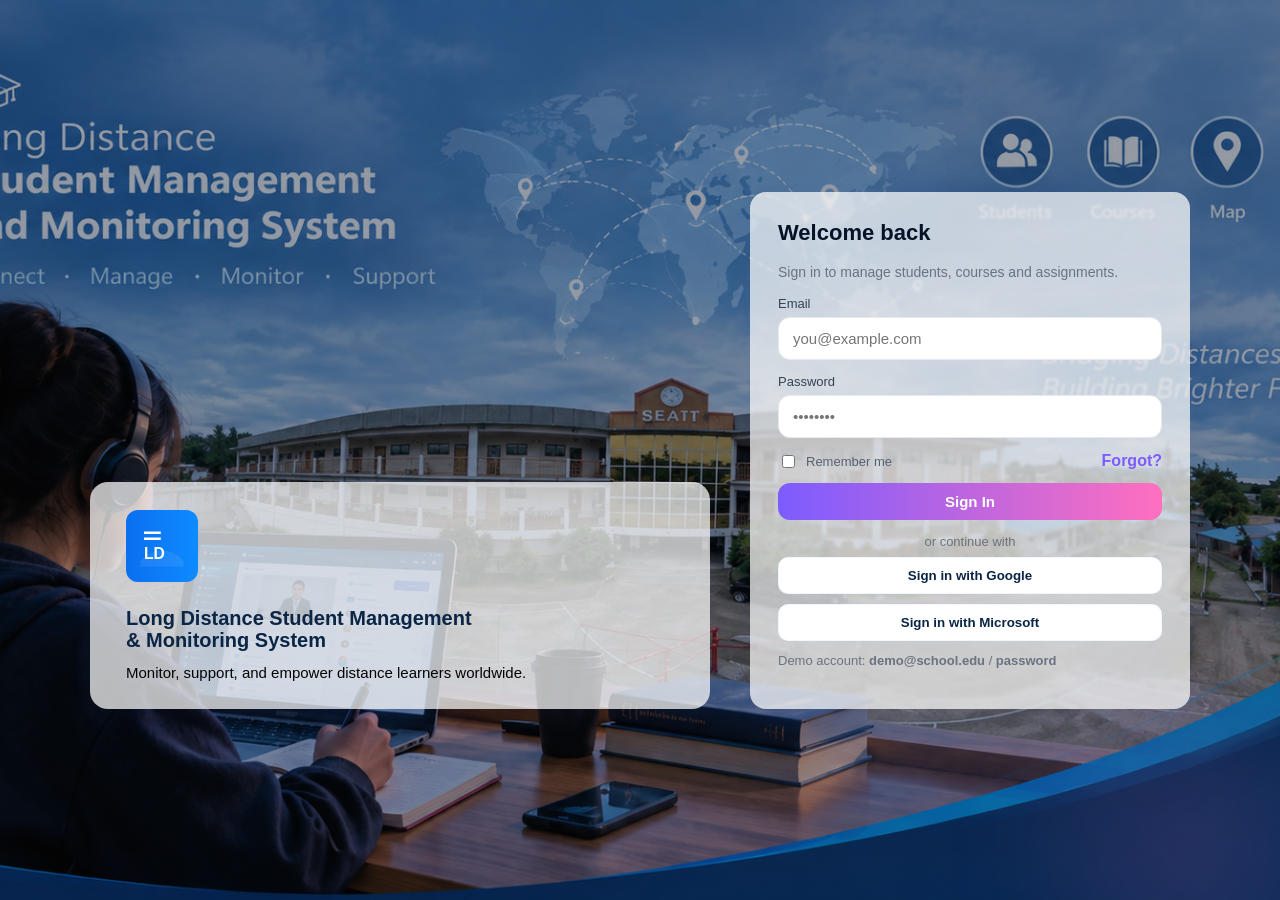
<file: index.html>
<!doctype html>
<html lang="en">    
  <head>
    <meta charset="utf-8" />
    <meta name="viewport" content="width=device-width,initial-scale=1" />
    <title>Sign In — Long Distance Student Management and Monitoring System</title>
    <link rel="stylesheet" href="styles.css">
  </head>
  <body class="login"  background="assets/hero-bg.jpg">
    <div class="container">
      <aside class="brand">
        <div class="brand-inner">
          <img src="assets/logo.svg" alt="LD Student System logo" class="logo">
          <div class="brand-copy">
            <h1 class="title">Long Distance Student Management<br>&amp; Monitoring System</h1>
            <p class="tagline">Monitor, support, and empower distance learners worldwide.</p>
          </div>
        </div>
      </aside>

      <main class="signin">
        <div class="card" aria-labelledby="signin-heading">
          <h2 id="signin-heading">Welcome back</h2>
          <p class="card-sub">Sign in to manage students, courses and assignments.</p>

          <form class="signin-form" action="dashboard.html" method="post">
            <label class="field">
              <span class="label-text">Email</span>
              <input type="email" name="email" placeholder="you@example.com" required>
            </label>

            <label class="field">
              <span class="label-text">Password</span>
              <input type="password" name="password" placeholder="••••••••" required>
            </label>

            <div style="display:flex;align-items:center;justify-content:space-between;margin-bottom:12px">
              <label style="display:flex;align-items:center;gap:8px;font-size:13px;color:#556172"><input type="checkbox" name="remember"> Remember me</label>
              <a class="forgot-link" href="#">Forgot?</a>
            </div>

            <button type="submit" class="btn-primary">Sign In</button>
          </form>

          <div class="alt-actions">
            <div class="or">or continue with</div>
            <div class="socials">
              <button class="social-btn">Sign in with Google</button>
              <button class="social-btn">Sign in with Microsoft</button>
            </div>
          </div>

          <p class="demo-note">Demo account: <strong>demo@school.edu</strong> / <strong>password</strong></p>
        </div>
      </main>
    </div>
  </body>
</html>
</file>
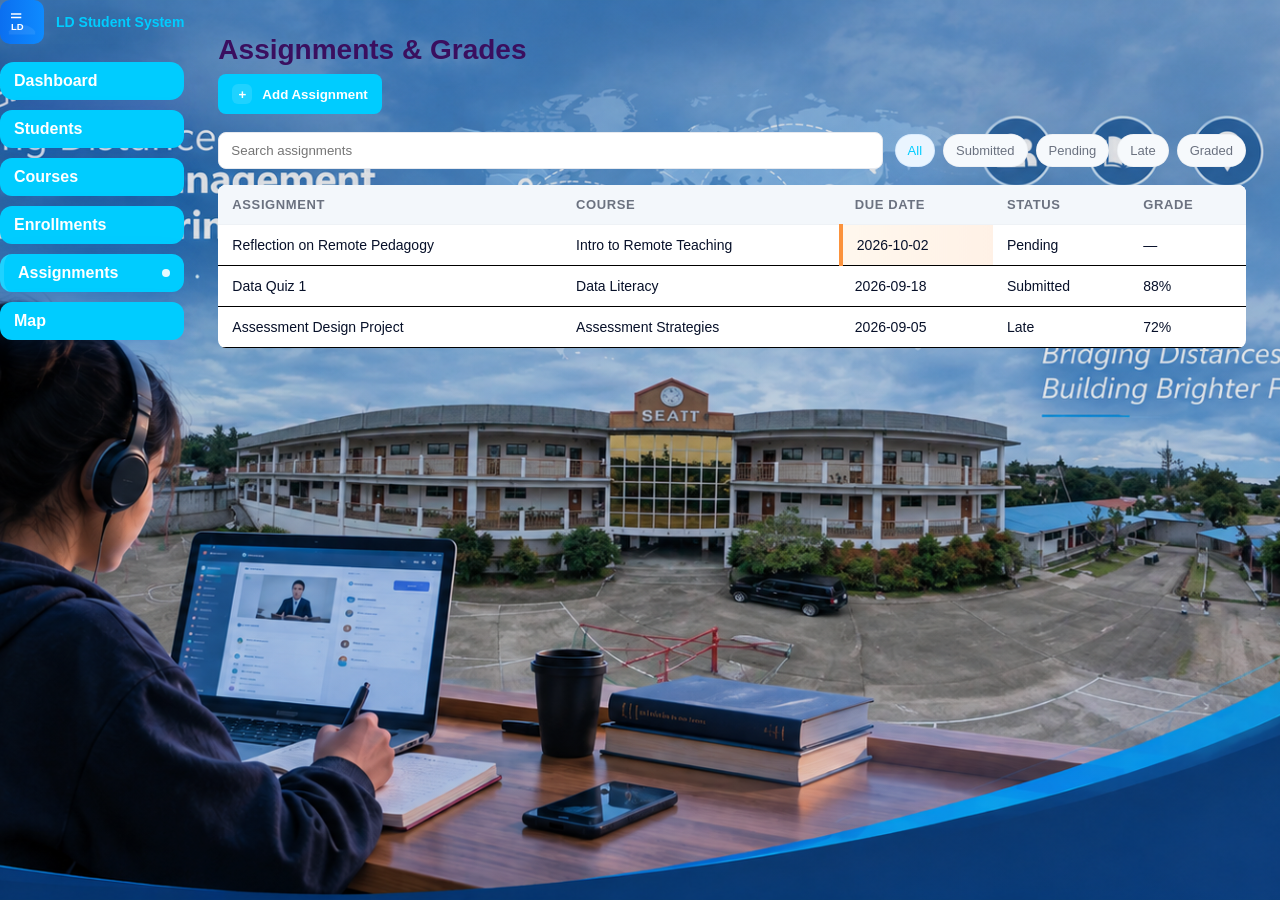
<file: assignments.html>
<!doctype html>
<html lang="en">
  <head>
    <meta charset="utf-8" />
    <meta name="viewport" content="width=device-width,initial-scale=1" />
    <title>Assignments — Admin — LD Student System</title>
    <link rel="stylesheet" href="dashboard.css">
  </head>
  <body>
    <div class="dash-root">
      <aside class="sidebar">
        <div class="brand-mini">
          <img src="assets/logo.svg" alt="logo" />
          <h3>LD Student System</h3>
        </div>
        <nav class="nav">
          <a class="nav-item nav-btn" href="dashboard.html">Dashboard</a>
          <a class="nav-item nav-btn-secondary" href="students.html">Students</a>
          <a class="nav-item" href="courses.html">Courses</a>
          <a class="nav-item" href="enrollments.html">Enrollments</a>
          <a class="nav-item" href="assignments.html">Assignments</a>
          <a class="nav-item" href="student-map.html">Map</a>
        </nav>
      </aside>

      <main class="main">
        <header class="main-head">
          <h1>Assignments & Grades</h1>
          <div class="head-actions">
            <button class="btn-primary icon">Add Assignment</button>
          </div>
        </header>

        <div class="toolbar">
          <div class="search"><input placeholder="Search assignments"></div>
          <div class="chips">
            <div class="chip active">All</div>
            <div class="chip">Submitted</div>
            <div class="chip">Pending</div>
            <div class="chip">Late</div>
            <div class="chip">Graded</div>
          </div>
        </div>

        <div style="overflow:auto">
          <table class="table">
            <thead>
              <tr>
                <th>Assignment</th>
                <th>Course</th>
                <th>Due Date</th>
                <th>Status</th>
                <th>Grade</th>
              </tr>
            </thead>
            <tbody>
              <tr>
                <td>Reflection on Remote Pedagogy</td>
                <td>Intro to Remote Teaching</td>
                <td class="due-soon">2026-10-02</td>
                <td>Pending</td>
                <td>—</td>
              </tr>
              <tr>
                <td>Data Quiz 1</td>
                <td>Data Literacy</td>
                <td>2026-09-18</td>
                <td>Submitted</td>
                <td>88%</td>
              </tr>
              <tr>
                <td>Assessment Design Project</td>
                <td>Assessment Strategies</td>
                <td>2026-09-05</td>
                <td>Late</td>
                <td>72%</td>
              </tr>
            </tbody>
          </table>
        </div>
      </main>
    </div>
    <script src="nav.js"></script>
  </body>
</html>
</file>
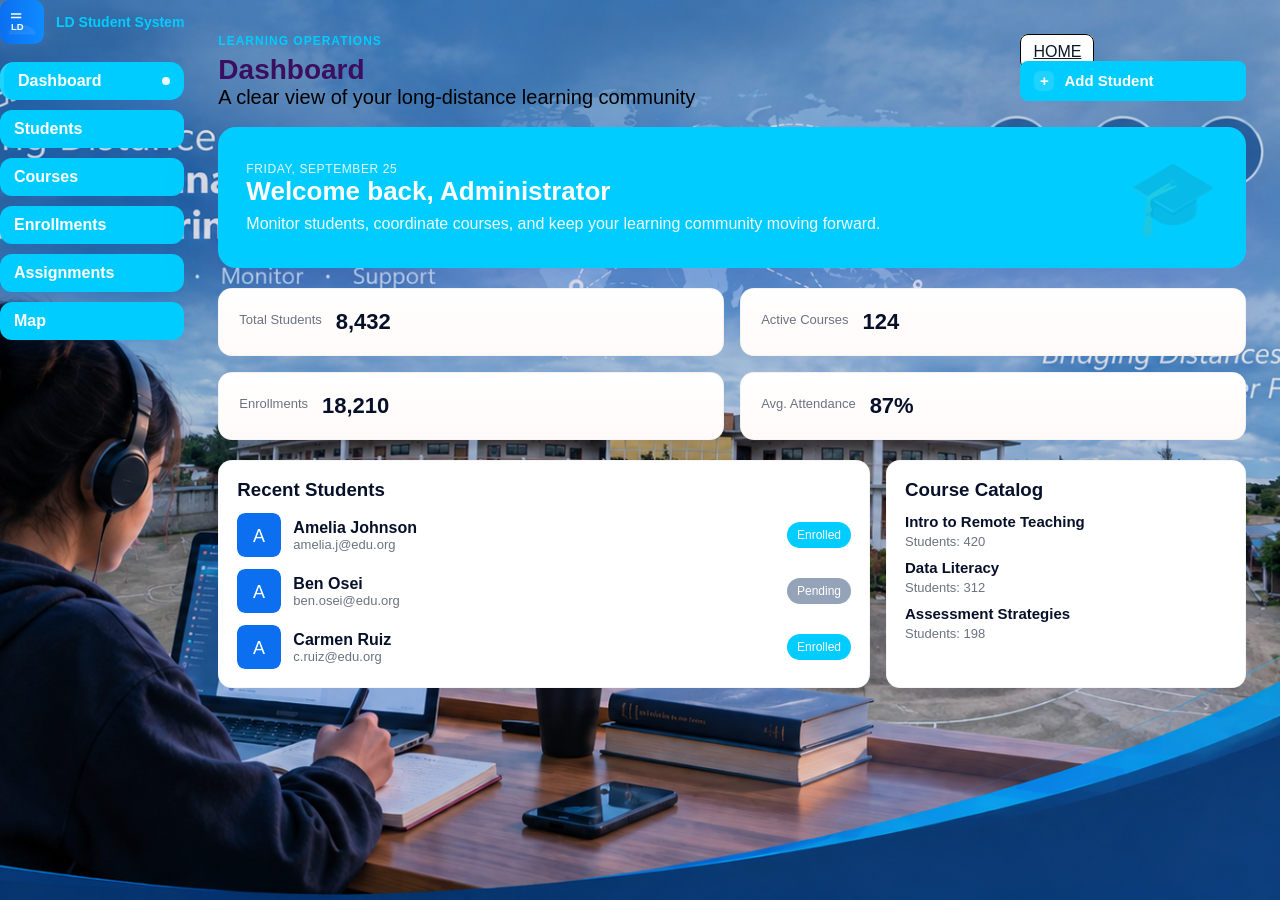
<file: dashboard.html>
<!doctype html>
<html lang="en">
  <head>
    <meta charset="utf-8" />
    <meta name="viewport" content="width=device-width,initial-scale=1" />
    <title>Admin Dashboard — Long Distance Student Management</title>
    <link rel="stylesheet" href="styles.css">
    <link rel="stylesheet" href="dashboard.css">
  </head>
  <body>
    <div class="dash-root">
      <aside class="sidebar">
        <div class="brand-mini">
          <img src="assets/logo.svg" alt="logo" />
          <h3>LD Student System</h3>
        </div>
        <nav class="nav">
          <a class="nav-item nav-btn" href="dashboard.html">Dashboard</a>
          <a class="nav-item nav-btn-secondary" href="students.html">Students</a>
          <a class="nav-item" href="courses.html">Courses</a>
          <a class="nav-item" href="enrollments.html">Enrollments</a>
          <a class="nav-item" href="assignments.html">Assignments</a>
          <a class="nav-item" href="student-map.html">Map</a>
        </nav>
      </aside>

      <main class="main">
        <header class="main-head">
          <div class="head-row">
            <div>
              <div class="outer-title">LEARNING OPERATIONS</div>
              <h1>Dashboard</h1>
              <div class="main-sub">A clear view of your long-distance learning community</div>
            </div>
            <div class="head-actions">
              <a class="btn-secondary" href="index.html">HOME</a>
              <button class="btn-primary icon">Add Student</button>
            </div>
          </div>
        </header>

        <div class="hero-banner">
          <div class="hero-content">
            <div style="font-size:12px;opacity:0.9;letter-spacing:0.6px">FRIDAY, SEPTEMBER 25</div>
            <h2>Welcome back, Administrator</h2>
            <p>Monitor students, coordinate courses, and keep your learning community moving forward.</p>
          </div>
          <div class="hero-graphic">🎓</div>
        </div>

        <section class="stats">
          <article class="stat-card">
            <p class="stat-label">Total Students</p>
            <p class="stat-value">8,432</p>
          </article>
          <article class="stat-card">
            <p class="stat-label">Active Courses</p>
            <p class="stat-value">124</p>
          </article>
          <article class="stat-card">
            <p class="stat-label">Enrollments</p>
            <p class="stat-value">18,210</p>
          </article>
          <article class="stat-card">
            <p class="stat-label">Avg. Attendance</p>
            <p class="stat-value">87%</p>
          </article>
        </section>

        <section class="panels">
          <div class="panel recent">
            <div class="panel-head">
              <h3>Recent Students</h3>
            </div>
            <ul class="student-list">
              <li class="student-row">
                <img src="assets/avatar.svg" alt="A" class="avatar">
                <div class="meta"><strong>Amelia Johnson</strong><span class="muted">amelia.j@edu.org</span></div>
                <span class="badge online">Enrolled</span>
              </li>
              <li class="student-row">
                <img src="assets/avatar.svg" alt="B" class="avatar">
                <div class="meta"><strong>Ben Osei</strong><span class="muted">ben.osei@edu.org</span></div>
                <span class="badge offline">Pending</span>
              </li>
              <li class="student-row">
                <img src="assets/avatar.svg" alt="C" class="avatar">
                <div class="meta"><strong>Carmen Ruiz</strong><span class="muted">c.ruiz@edu.org</span></div>
                <span class="badge online">Enrolled</span>
              </li>
            </ul>
          </div>

          <div class="panel catalog">
            <div class="panel-head">
              <h3>Course Catalog</h3>
            </div>
            <div class="courses">
              <div class="course">
                <h4>Intro to Remote Teaching</h4>
                <p class="muted">Students: 420</p>
              </div>
              <div class="course">
                <h4>Data Literacy</h4>
                <p class="muted">Students: 312</p>
              </div>
              <div class="course">
                <h4>Assessment Strategies</h4>
                <p class="muted">Students: 198</p>
              </div>
            </div>
          </div>
        </section>
      </main>
    </div>
    <script src="nav.js"></script>
  </body>
</html>
</file>
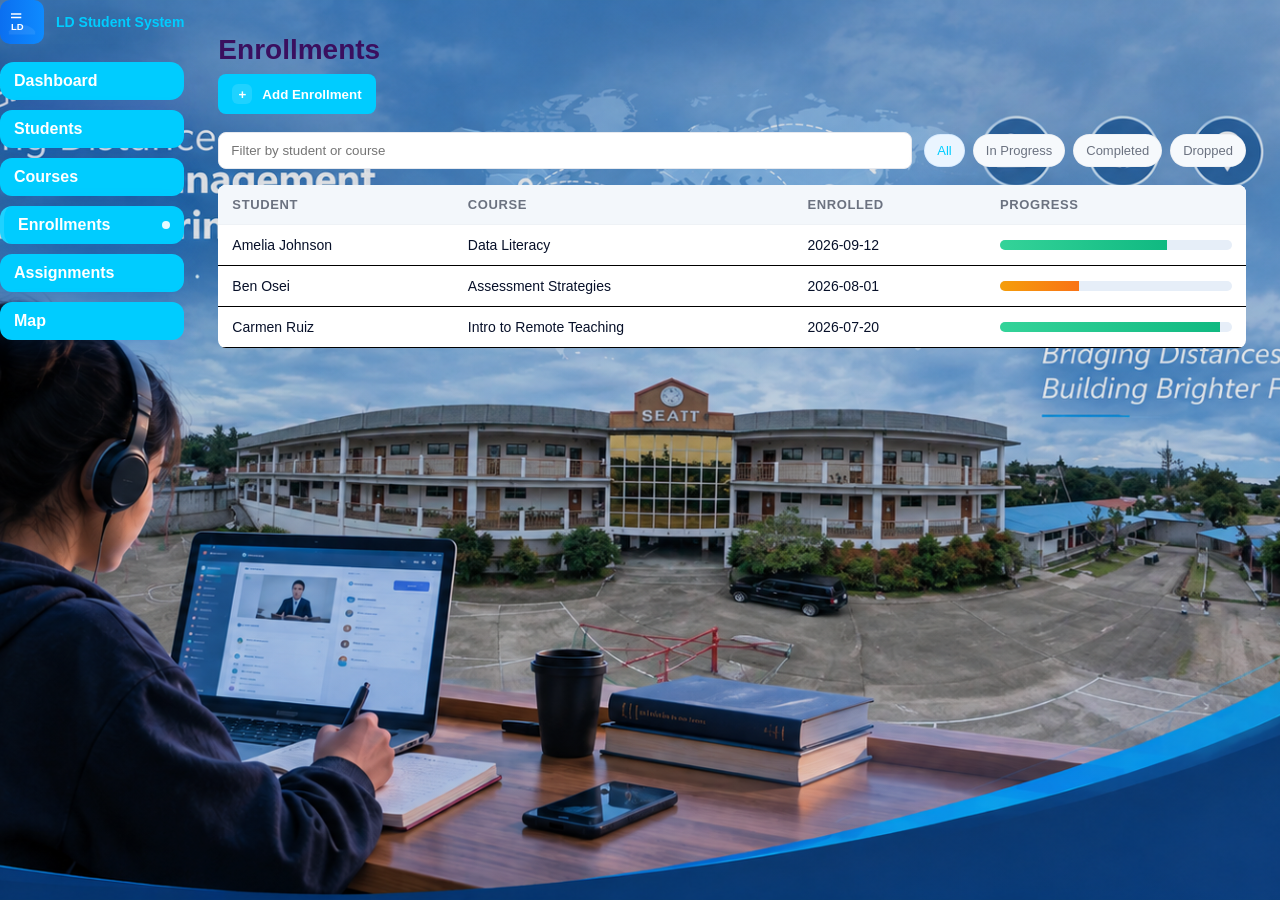
<file: enrollments.html>
<!doctype html>
<html lang="en">
  <head>
    <meta charset="utf-8" />
    <meta name="viewport" content="width=device-width,initial-scale=1" />
    <title>Enrollments — Admin — LD Student System</title>
    <link rel="stylesheet" href="dashboard.css">
  </head>
  <body>
    <div class="dash-root">
      <aside class="sidebar">
        <div class="brand-mini">
          <img src="assets/logo.svg" alt="logo" />
          <h3>LD Student System</h3>
        </div>
        <nav class="nav">
          <a class="nav-item nav-btn" href="dashboard.html">Dashboard</a>
          <a class="nav-item nav-btn-secondary" href="students.html">Students</a>
          <a class="nav-item" href="courses.html">Courses</a>
          <a class="nav-item" href="enrollments.html">Enrollments</a>
          <a class="nav-item" href="assignments.html">Assignments</a>
          <a class="nav-item" href="student-map.html">Map</a>
        </nav>
      </aside>

      <main class="main">
        <header class="main-head">
          <h1>Enrollments</h1>
          <div class="head-actions">
            <button class="btn-primary icon">Add Enrollment</button>
          </div>
        </header>

        <div class="toolbar">
          <div class="search"><input placeholder="Filter by student or course"></div>
          <div class="chips">
            <div class="chip active">All</div>
            <div class="chip">In Progress</div>
            <div class="chip">Completed</div>
            <div class="chip">Dropped</div>
          </div>
        </div>

        <div style="overflow:auto">
          <table class="table">
            <thead>
              <tr>
                <th>Student</th>
                <th>Course</th>
                <th>Enrolled</th>
                <th>Progress</th>
              </tr>
            </thead>
            <tbody>
              <tr>
                <td>Amelia Johnson</td>
                <td>Data Literacy</td>
                <td>2026-09-12</td>
                <td style="width:260px">
                  <div class="progress-wrap"><div class="progress" style="width:72%"></div></div>
                </td>
              </tr>
              <tr>
                <td>Ben Osei</td>
                <td>Assessment Strategies</td>
                <td>2026-08-01</td>
                <td><div class="progress-wrap"><div class="progress amber" style="width:34%"></div></div></td>
              </tr>
              <tr>
                <td>Carmen Ruiz</td>
                <td>Intro to Remote Teaching</td>
                <td>2026-07-20</td>
                <td><div class="progress-wrap"><div class="progress" style="width:95%"></div></div></td>
              </tr>
            </tbody>
          </table>
        </div>
      </main>
    </div>
    <script src="nav.js"></script>
  </body>
</html>
</file>
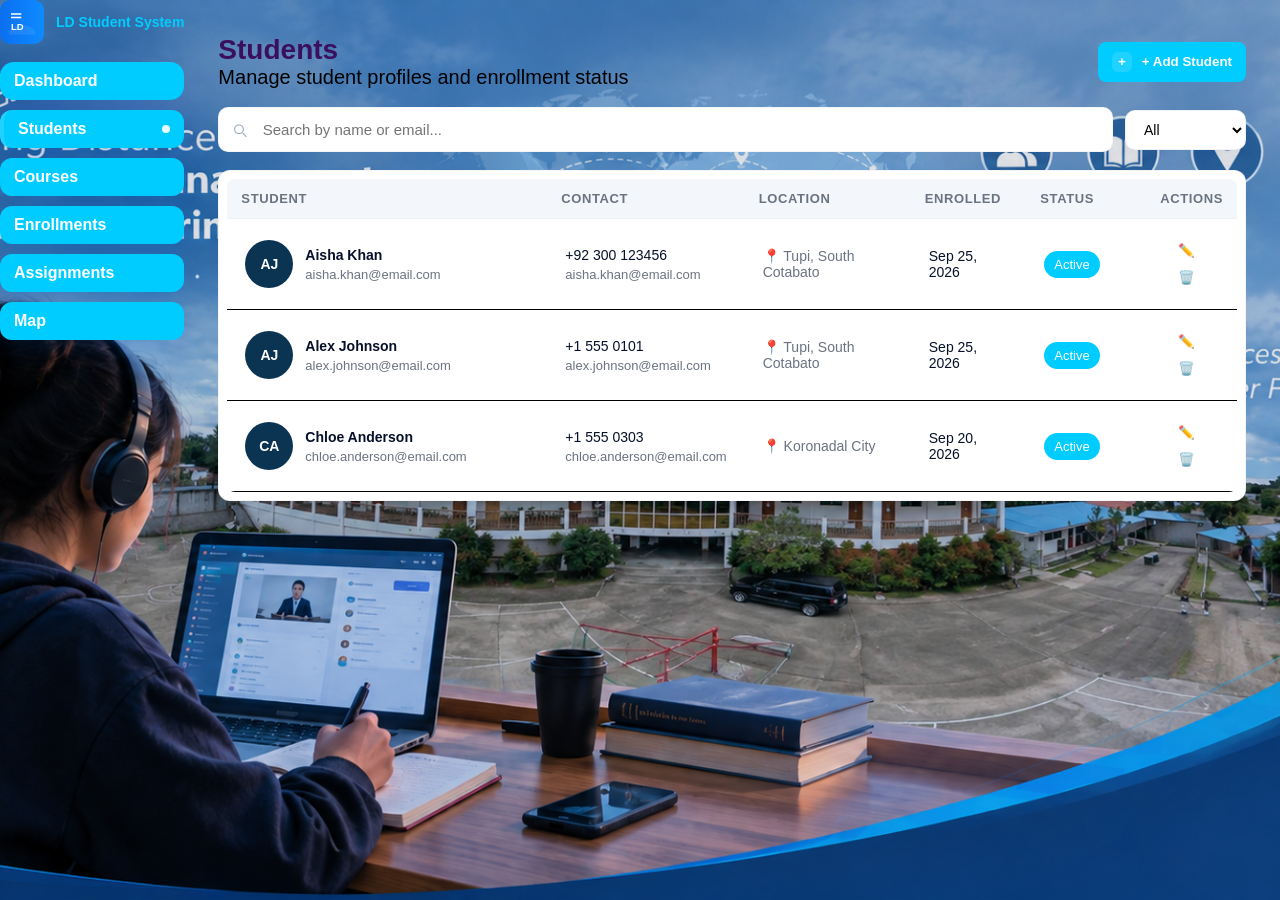
<file: students.html>
<!doctype html>
<html lang="en">
  <head>
    <meta charset="utf-8" />
    <meta name="viewport" content="width=device-width,initial-scale=1" />
    <title>Students — Admin — LD Student System</title>
    <link rel="stylesheet" href="dashboard.css">
  </head>
  <body>
    <div class="dash-root">
      <aside class="sidebar">
        <div class="brand-mini">
          <img src="assets/logo.svg" alt="logo" />
          <h3>LD Student System</h3>
        </div>
        <nav class="nav">
          <a class="nav-item nav-btn" href="dashboard.html">Dashboard</a>
          <a class="nav-item nav-btn-secondary" href="students.html">Students</a>
          <a class="nav-item" href="courses.html">Courses</a>
          <a class="nav-item" href="enrollments.html">Enrollments</a>
          <a class="nav-item" href="assignments.html">Assignments</a>
          <a class="nav-item" href="student-map.html">Map</a>
        </nav>
      </aside>

      <main class="main">
        <header class="main-head">
          <div class="head-row">
            <div>
              <h1>Students</h1>
              <div class="main-sub">Manage student profiles and enrollment status</div>
            </div>
            <div class="head-actions">
              <button class="btn-primary icon">+ Add Student</button>
            </div>
          </div>
        </header>

        <div class="page-search">
          <div class="search-large">
            <svg width="18" height="18" viewBox="0 0 24 24" fill="none" aria-hidden><path d="M21 21l-4.35-4.35" stroke="#9AA7BD" stroke-width="1.5" stroke-linecap="round" stroke-linejoin="round"></path><circle cx="11" cy="11" r="6" stroke="#9AA7BD" stroke-width="1.5"></circle></svg>
            <input placeholder="Search by name or email..." aria-label="Search students">
          </div>
          <select class="filter-select" aria-label="Status filter">
            <option>All</option>
            <option>Active</option>
            <option>Inactive</option>
            <option>Suspended</option>
          </select>
        </div>

        <div class="table-card">
          <table class="table students-table">
            <thead>
              <tr>
                <th style="width:320px">Student</th>
                <th>Contact</th>
                <th>Location</th>
                <th>Enrolled</th>
                <th style="width:120px">Status</th>
                <th style="width:80px">Actions</th>
              </tr>
            </thead>
            <tbody>
              <tr>
                <td>
                  <div style="display:flex;align-items:center;gap:12px">
                    <div class="avatar-circle">AJ</div>
                    <div>
                      <div class="student-name">Aisha Khan</div>
                      <div class="student-sub">aisha.khan@email.com</div>
                    </div>
                  </div>
                </td>
                <td>
                  <div>+92 300 123456</div>
                  <div class="student-sub">aisha.khan@email.com</div>
                </td>
                <td><div class="location">📍 Tupi, South Cotabato</div></td>
                <td>Sep 25, 2026</td>
                <td><span class="status-pill status-active">Active</span></td>
                <td class="actions">
                  <button class="icon-btn" title="Edit">✏️</button>
                  <button class="icon-btn" title="Delete">🗑️</button>
                </td>
              </tr>

              <tr>
                <td>
                  <div style="display:flex;align-items:center;gap:12px">
                    <div class="avatar-circle">AJ</div>
                    <div>
                      <div class="student-name">Alex Johnson</div>
                      <div class="student-sub">alex.johnson@email.com</div>
                    </div>
                  </div>
                </td>
                <td>
                  <div>+1 555 0101</div>
                  <div class="student-sub">alex.johnson@email.com</div>
                </td>
                <td><div class="location">📍 Tupi, South Cotabato</div></td>
                <td>Sep 25, 2026</td>
                <td><span class="status-pill status-active">Active</span></td>
                <td class="actions">
                  <button class="icon-btn" title="Edit">✏️</button>
                  <button class="icon-btn" title="Delete">🗑️</button>
                </td>
              </tr>

              <tr>
                <td>
                  <div style="display:flex;align-items:center;gap:12px">
                    <div class="avatar-circle">CA</div>
                    <div>
                      <div class="student-name">Chloe Anderson</div>
                      <div class="student-sub">chloe.anderson@email.com</div>
                    </div>
                  </div>
                </td>
                <td>
                  <div>+1 555 0303</div>
                  <div class="student-sub">chloe.anderson@email.com</div>
                </td>
                <td><div class="location">📍 Koronadal City</div></td>
                <td>Sep 20, 2026</td>
                <td><span class="status-pill status-active">Active</span></td>
                <td class="actions">
                  <button class="icon-btn" title="Edit">✏️</button>
                  <button class="icon-btn" title="Delete">🗑️</button>
                </td>
              </tr>
            </tbody>
          </table>
        </div>
      </main>
    </div>
    <script src="nav.js"></script>
  </body>
</html>
</file>
<file: styles.css>
:root{
  --navy:#0b2545;
  --blue:#7C5CFF; /* playful purple */
  --accent:#FF6FBF; /* bright pink */
  --muted:#6b7280;
  --joy-bg1:#fff7fb;
  --joy-bg2:#f0f7ff;
}
*{box-sizing:border-box}
html,body{height:100%}
body{
  margin:0;
  font-family: Arial, Helvetica, sans-serif;
  background: linear-gradient(135deg,var(--joy-bg1) 0%, var(--joy-bg2) 60%);
  color:#061228;
  display:flex;
  align-items:center;
  justify-content:center;
  min-height:100vh;
}
.container{
  width:100%;
  max-width:1100px;
  margin:40px;
  display:grid;
  grid-template-columns:1fr 440px;
  gap:40px;
}
/* make the two columns stretch to same height so brand can pin content to bottom */
.container{align-items:stretch}

/* Login-page specific background blobs and layering */
body.login{position:relative;overflow:hidden}
/* background image for login page — using the hero image in assets */
body.login::before{
  content:'';
  position:fixed;
  inset:0;
  background-image: linear-gradient(rgba(6,18,40,0.42), rgba(6,18,40,0.42)), url('assets/51bc4d17-66c8-472d-9a18-384c8906ffbb.png');
  background-size:cover;
  background-position:center top;
  background-attachment:fixed;
  background-repeat:no-repeat;
  background-blend-mode:multiply;
  filter:contrast(0.98) saturate(1.02);
  z-index:0;
  pointer-events:none;
}
body.login::after{
  /* subtle colored blob to add playfulness over the image */
  content:'';
  position:fixed;
  right:-8%;
  bottom:-10%;
  width:52vw;
  height:52vh;
  background: radial-gradient(circle at 70% 70%, rgba(255,111,191,0.12), transparent 36%);
  filter:blur(34px);
  z-index:0;
  pointer-events:none;
}
.container{position:relative;z-index:1}
.brand{
  /* pin the brand block to the bottom-left and make it semi-transparent so background text remains visible */
  align-self:self-end;
  background: rgba(255,255,255,0.72);
  border-radius:18px;
  padding:28px 36px;
  display:flex;
  align-items:flex-start;
  color:var(--navy);
  box-shadow:0 10px 28px rgba(124,92,255,0.04);
  width: auto;
  height: auto;
}
.brand-inner{max-width:420px}
.brand-inner{display:flex;flex-direction:column;justify-content:space-between;height:100%}
.brand-copy{margin-top:6px}
.logo{width:72px;height:72px;display:block;margin-bottom:20px}
.title{font-size:20px;margin:0 0 12px;line-height:1.08;font-weight:700}
.tagline{color:#040404;margin:0;font-size:15px}

.signin{display:flex;align-items:center;justify-content:center;align-self:end}
.card{background:rgba(255,255,255,0.72);color:#061228;border-radius:16px;padding:28px;width:100%;box-shadow:0 10px 28px rgba(124,92,255,0.04);backdrop-filter:blur(1px);border:none}

h2{margin:0 0 18px;font-size:22px}
.field{display:block;margin-bottom:14px}
.label-text{display:block;font-size:13px;color:#344154;margin-bottom:6px}
input[type="email"],input[type="password"]{width:100%;padding:12px 14px;border:1px solid #e6e9ef;border-radius:12px;font-size:15px;background:#fff;color:#061228}
.input:focus{outline:none;box-shadow:0 0 0 3px rgba(11,111,240,0.12);border-color:var(--blue)}
/* Primary and secondary buttons (match dashboard style) */
.btn-secondary{padding:8px 12px;border-radius:8px;border:1px solid #e6e9ef;background:#ffffff;color:#0b1b2b;cursor:pointer}
.btn-primary{width:100%;padding:10px 14px;border-radius:12px;background:linear-gradient(90deg,var(--blue),var(--accent));color:#fff;border:none;font-weight:700;cursor:pointer;font-size:15px;transition:transform .16s,box-shadow .16s}
.btn-primary:hover{transform:translateY(-4px);box-shadow:0 18px 40px rgba(124,92,255,0.14)}
/* Joyful small touches */
.stat-card{border-radius:14px}
.stat-card:hover{transform:translateY(-6px);box-shadow:0 20px 50px rgba(124,92,255,0.06);transition:transform .18s,box-shadow .18s}

/* Primary with icon variant */
.btn-primary.icon{display:inline-flex;align-items:center;gap:10px;padding:10px 14px}
.btn-primary.icon::before{content:'+';display:inline-block;width:20px;height:20px;border-radius:6px;background:rgba(255,255,255,0.12);color:#fff;display:flex;align-items:center;justify-content:center;font-weight:700}
.demo-note{margin-top:12px;font-size:13px;color:#6b7280}

/* Sign-in enhancements */
.card-sub{margin:8px 0 16px;color:var(--muted);font-size:14px}
.forgot-link{color:var(--blue);text-decoration:none;font-weight:600}
.forgot-link:hover{text-decoration:underline}
.alt-actions{margin-top:14px}
.alt-actions .or{font-size:13px;color:var(--muted);text-align:center;margin-bottom:8px}
.socials{display:flex;flex-direction:column;gap:10px}
.social-btn{padding:10px 12px;border-radius:10px;border:1px solid rgba(11,111,240,0.06);background:#fff;color:var(--navy);cursor:pointer;font-weight:600}
.social-btn:hover{transform:translateY(-3px);box-shadow:0 12px 30px rgba(124,92,255,0.06)}

/* Small responsive tweak for signin card */
@media (max-width:520px){
  .container{margin:20px}
  .card{padding:20px}
  .socials{gap:8px}
}

@media (max-width:880px){
  .container{grid-template-columns:1fr;gap:20px;padding:20px}
  .brand{order:1;border-radius:10px;padding:28px}
  .signin{order:2}
  .card{padding:24px}
}
</file>
<file: dashboard.css>
:root{
  --bg:#ffffff;
  --card:#ffffff;
  --muted-text:#6b7280;
  --blue-900:#3a0f5f;
  --blue-700:#00ccff;
  --blue-600:#00ccff;
  --blue-500:#00ccff;   
}
*{box-sizing:border-box}
/* Ensure dashboard fills the entire viewport (overrides shared styles.css centering) */
  body{margin:0;font-family: Arial, Helvetica, sans-serif;background-image: linear-gradient(rgba(6,18,40,0.14), rgba(6,18,40,0.06)), url('assets/51bc4d17-66c8-472d-9a18-384c8906ffbb.png');background-size:cover;background-position:center top;background-attachment:fixed;background-repeat:no-repeat;background-blend-mode:multiply;color:#071029;display:block}
  
  .dash-root{display:flex;min-height:100vh;width:100vw;height:100vh}
.brand-mini{display:flex;align-items:center;gap:12px;margin-bottom:18px}
.brand-mini img{width:44px;height:44px;border-radius:10px}
.brand-mini h3{margin:0;font-size:14px;color:var(--blue-700)}
.nav{display:flex;flex-direction:column;gap:10px;margin-top:8px}
.nav-item{display:inline-flex;align-items:center;gap:10px;padding:10px 14px;border-radius:12px;color:#ffffff;font-weight:700;background:linear-gradient(90deg,var(--blue-600),var(--blue-500));box-shadow:0 8px 24px rgba(11,111,240,0.12);border:none;cursor:pointer;transition:transform .12s,filter .12s;text-decoration:none}
.nav-item:hover{filter:brightness(0.98);transform:translateY(-1px)}
.nav-item.active{background:linear-gradient(90deg,var(--blue-700),var(--blue-600));color:#fff;box-shadow:0 10px 30px rgba(11,111,240,0.16);border-left:4px solid rgba(255,255,255,0.12)}
.nav-item::after{content:'';margin-left:auto;width:8px;height:8px;border-radius:8px;background:transparent}
.nav-item.active::after{background:rgba(255,255,255,0.9)}
.nav-btn{display:flex;align-items:center;gap:10px;padding:10px 14px;border-radius:14px;background:linear-gradient(90deg,var(--blue-600),var(--blue-500));color:#fff;font-weight:700;box-shadow:0 18px 40px rgba(124,92,255,0.12);border:none}
.nav-btn svg{opacity:0.95}
.nav-btn:hover{filter:brightness(0.98);transform:translateY(-3px)}
.nav-btn-secondary{display:inline-flex;align-items:center;gap:10px;padding:10px 14px;border-radius:12px;color:#ffffff;font-weight:700;background:linear-gradient(90deg,var(--blue-600),var(--blue-500));box-shadow:0 8px 24px rgba(0, 110, 255, 0.12);border:none;cursor:pointer;transition:transform .12s,filter .12s;background-color: #052e16;}
.nav-btn-secondary{gap:6px}
.nav-btn-secondary:hover{transform:translateY(-1px);filter:brightness(0.98)}
.main{flex:1;padding:34px}
.main-head{display:flex;flex-direction:column;gap:8px;margin-bottom:18px}
.main-head .head-row{display:flex;align-items:center;justify-content:space-between}
.main-head h1{margin:0;font-size:28px;color:var(--blue-900)}
.main-sub{
    color:var(--muted-text);font-size:20px; color: black;}
.outer-title{font-size:12px;color:var(--blue-700);font-weight:700;letter-spacing:1px;margin-bottom:6px}

/* Hero welcome banner */
.hero-banner{background:linear-gradient(90deg,var(--blue-600),var(--blue-500));color:#fff;padding:28px;border-radius:18px;display:flex;align-items:center;justify-content:space-between;gap:20px;box-shadow:0 24px 60px rgba(124,92,255,0.14);margin-bottom:20px}
.hero-content h2{margin:0;font-size:26px}
.hero-content p{margin:8px 0 0;opacity:0.95}
.hero-graphic{opacity:0.12;font-size:72px}

/* Stats: two columns grid with spacious cards */
.stats{display:grid;grid-template-columns:repeat(2,1fr);gap:16px;margin-bottom:20px}
.stat-card{background:linear-gradient(180deg,#fff,#fffaf8);padding:20px;border-radius:14px;border:1px solid rgba(15,23,42,0.04);display:flex;align-items:center;gap:14px;box-shadow:0 12px 30px rgba(124,92,255,0.04)}
.stat-card .icon{width:48px;height:48px;border-radius:12px;background:linear-gradient(90deg,rgba(124,92,255,0.12),rgba(255,111,191,0.12));display:flex;align-items:center;justify-content:center;color:var(--blue-700);font-weight:700}
.stat-label{color:var(--muted-text);margin:0 0 6px;font-size:13px}
.stat-value{font-size:22px;margin:0;font-weight:700}

.panels{display:grid;grid-template-columns:1fr 360px;gap:16px}
.panel{background:var(--card);border-radius:14px;padding:18px;border:1px solid rgba(15,23,42,0.04);box-shadow:0 10px 30px rgba(124,92,255,0.04)}
.panel-head h3{margin:0 0 12px}
.student-list{list-style:none;padding:0;margin:0;display:flex;flex-direction:column;gap:12px}
.student-row{display:flex;align-items:center;gap:12px}
.avatar{width:44px;height:44px;border-radius:8px}
.meta{flex:1;display:flex;flex-direction:column}
.muted{color:var(--muted-text);font-size:13px}
.badge{padding:6px 10px;border-radius:999px;font-size:12px;color:#fff}
.badge.online{background:linear-gradient(90deg,var(--blue-600),var(--blue-500))}
.badge.offline{background:#94a3b8}
.courses{display:flex;flex-direction:column;gap:10px}
.course h4{margin:0;font-size:15px}
.course .muted{margin:4px 0 0}

@media (max-width:900px){
  .dash-root{flex-direction:column}
  .sidebar{width:100%;display:flex;overflow:auto}
  .panels{grid-template-columns:1fr}
  .stats{grid-template-columns:repeat(2,1fr)}
}

/* Table, chips, cards, progress, and map styles */
.toolbar{display:flex;align-items:center;gap:12px;margin-bottom:16px}
.search{flex:1;display:flex;align-items:center;gap:8px}
.search input{width:100%;padding:10px 12px;border-radius:8px;border:1px solid #e6e9ef}
.chips{display:flex;gap:8px}
.chip{padding:8px 12px;border-radius:999px;background:#f6f9fc;color:var(--muted-text);cursor:pointer;font-size:13px;border:1px solid rgba(15,23,42,0.03);transition:all .12s}
.chip:hover{transform:translateY(-1px);box-shadow:0 6px 16px rgba(11,63,120,0.04)}
.chip.active{background:#eaf5ff;color:var(--blue-700);border-color:rgba(11,111,240,0.08);box-shadow:0 8px 24px rgba(11,111,240,0.06)}

.table{width:100%;border-collapse:collapse;background:var(--card);border-radius:8px;overflow:hidden}
.table thead{background:#ffffff}
.table th,.table td{padding:12px 14px;text-align:left;border-bottom:1px solid #000000;font-size:14px}
.table tbody tr:hover{background:#fbfcff}
.actions button{margin-left:8px;padding:6px 10px;border-radius:6px;border:1px solid #e6e9ef;background:#fff;cursor:pointer}
.actions .btn-edit{color:var(--blue-600);border-color:rgba(11,111,240,0.14)}
.actions .btn-delete{color:#d04545;border-color:rgba(208,77,77,0.08)}

/* Students page specific styles */
.page-search{display:flex;gap:12px;align-items:center;margin-bottom:18px}
.search-large{flex:1;background:var(--card);padding:12px;border-radius:10px;border:1px solid rgba(15,23,42,0.04);display:flex;align-items:center;gap:12px}
.search-large input{border:none;outline:none;font-size:15px;width:100%;background:transparent}
.filter-select{min-width:120px;padding:10px 14px;border-radius:10px;border:1px solid rgba(15,23,42,0.06);background:#fff;box-shadow:0 6px 18px rgba(11,63,120,0.03);font-size:14px}
.filter-select:focus{outline:none;box-shadow:0 8px 24px rgba(11,111,240,0.08);border-color:var(--blue-600)}

.table-card{background:var(--card);border-radius:12px;padding:8px;border:1px solid rgba(15,23,42,0.04);overflow:auto;max-height:60vh}
.students-table thead th{background:#f3f7fb;color:var(--muted-text);font-weight:700;padding:12px 14px;text-transform:uppercase;font-size:13px;letter-spacing:0.6px;border-bottom:1px solid #eef2f6;position:sticky;top:0;z-index:2}

/* Apply same sticky header styles to all tables inside .table-card */
.table thead th{background:#f3f7fb;color:var(--muted-text);font-weight:700;padding:12px 14px;text-transform:uppercase;font-size:13px;letter-spacing:0.6px;border-bottom:1px solid #eef2f6;position:sticky;top:0;z-index:2}
.students-table td,.students-table th{vertical-align:middle}
.student-name{font-weight:600;color:#071029}
.student-sub{font-size:13px;color:var(--muted-text);margin-top:4px}
.avatar-circle{width:48px;height:48px;border-radius:999px;background:#0b3352;color:#fff;display:inline-flex;align-items:center;justify-content:center;font-weight:700}
.location{color:var(--muted-text);display:flex;align-items:center;gap:8px}
.status-pill{padding:6px 10px;border-radius:999px;font-size:13px;color:#fff}
.status-active{background:#12b76a;color:#052e16}
.status-inactive{background:#eaecf0;color:#67758a}
.actions .icon-btn{background:transparent;border:none;padding:6px;color:var(--muted-text);cursor:pointer}
.actions .icon-btn:hover{color:var(--blue-600)}

/* compact table rows */
.students-table td{padding:18px}


.status-pill{display:inline-block;padding:6px 10px;border-radius:999px;font-size:13px;color:#fff}
.status-active{background:linear-gradient(90deg,var(--blue-600),var(--blue-500))}
.status-inactive{background:#94a3b8}
.status-suspended{background:#f59e0b}

.card-grid{display:grid;grid-template-columns:repeat(auto-fill,minmax(240px,1fr));gap:16px}
.course-card{background:var(--card);padding:14px;border-radius:8px;box-shadow:0 6px 18px rgba(12,24,48,0.04)}
.course-card h4{margin:0 0 8px}
.level-badge{display:inline-block;padding:6px 8px;border-radius:6px;font-size:12px;background:#eef2ff;color:var(--blue-600)}

.progress-wrap{background:#e6eef8;border-radius:8px;height:10px;overflow:hidden}
.progress{height:100%;background:linear-gradient(90deg,#34d399,#10b981)}
.progress.amber{background:linear-gradient(90deg,#f59e0b,#f97316)}

.due-soon{background:linear-gradient(90deg,#fff7ed,#fff1e6);border-left:4px solid #fb923c}

.map-layout{display:grid;grid-template-columns:1fr 360px;gap:16px}
.map-container{height:600px;border-radius:10px;overflow:hidden}
.right-panel{background:var(--card);border-radius:10px;padding:12px;box-shadow:0 6px 18px rgba(12,24,48,0.06);height:600px;overflow:auto}

@media (max-width:900px){
  .map-layout{grid-template-columns:1fr}
  .map-container,.right-panel{height:420px}
}

/* Modal (Add Course) */
.modal-backdrop{position:fixed;inset:0;background:rgba(2,6,23,0.48);display:none;align-items:center;justify-content:center;z-index:1200}
.modal{background:var(--card);width:520px;max-width:92%;border-radius:12px;padding:18px;box-shadow:0 20px 50px rgba(2,10,25,0.35)}
.modal h3{margin:0 0 12px}
.form-row{display:flex;gap:12px}
.form-row .field{flex:1}
.input, .select{width:100%;padding:10px 12px;border-radius:8px;border:1px solid #e6e9ef}
.modal-actions{display:flex;justify-content:flex-end;gap:8px;margin-top:14px}
.btn-secondary{padding:8px 12px;border-radius:8px;border:1px solid #000000;background:#ffffff;color:#0b1b2b;font-family:'Segoe UI', Tahoma, Geneva, Verdana, sans-serif;}
.show{display:flex}

/* Primary button (same look as Add Student) */
.btn-primary{padding:10px 14px;border-radius:8px;background:linear-gradient(90deg,var(--blue-600),var(--blue-500));color:#fff;border:none;font-weight:600;cursor:pointer}
.btn-primary:hover{filter:brightness(0.96)}
/* Primary with icon variant */
.btn-primary.icon{display:inline-flex;align-items:center;gap:10px;padding:10px 14px}
.btn-primary.icon::before{content:'+';display:inline-block;width:20px;height:20px;border-radius:6px;background:rgba(255,255,255,0.12);color:#fff;display:flex;align-items:center;justify-content:center;font-weight:700}
</file>
